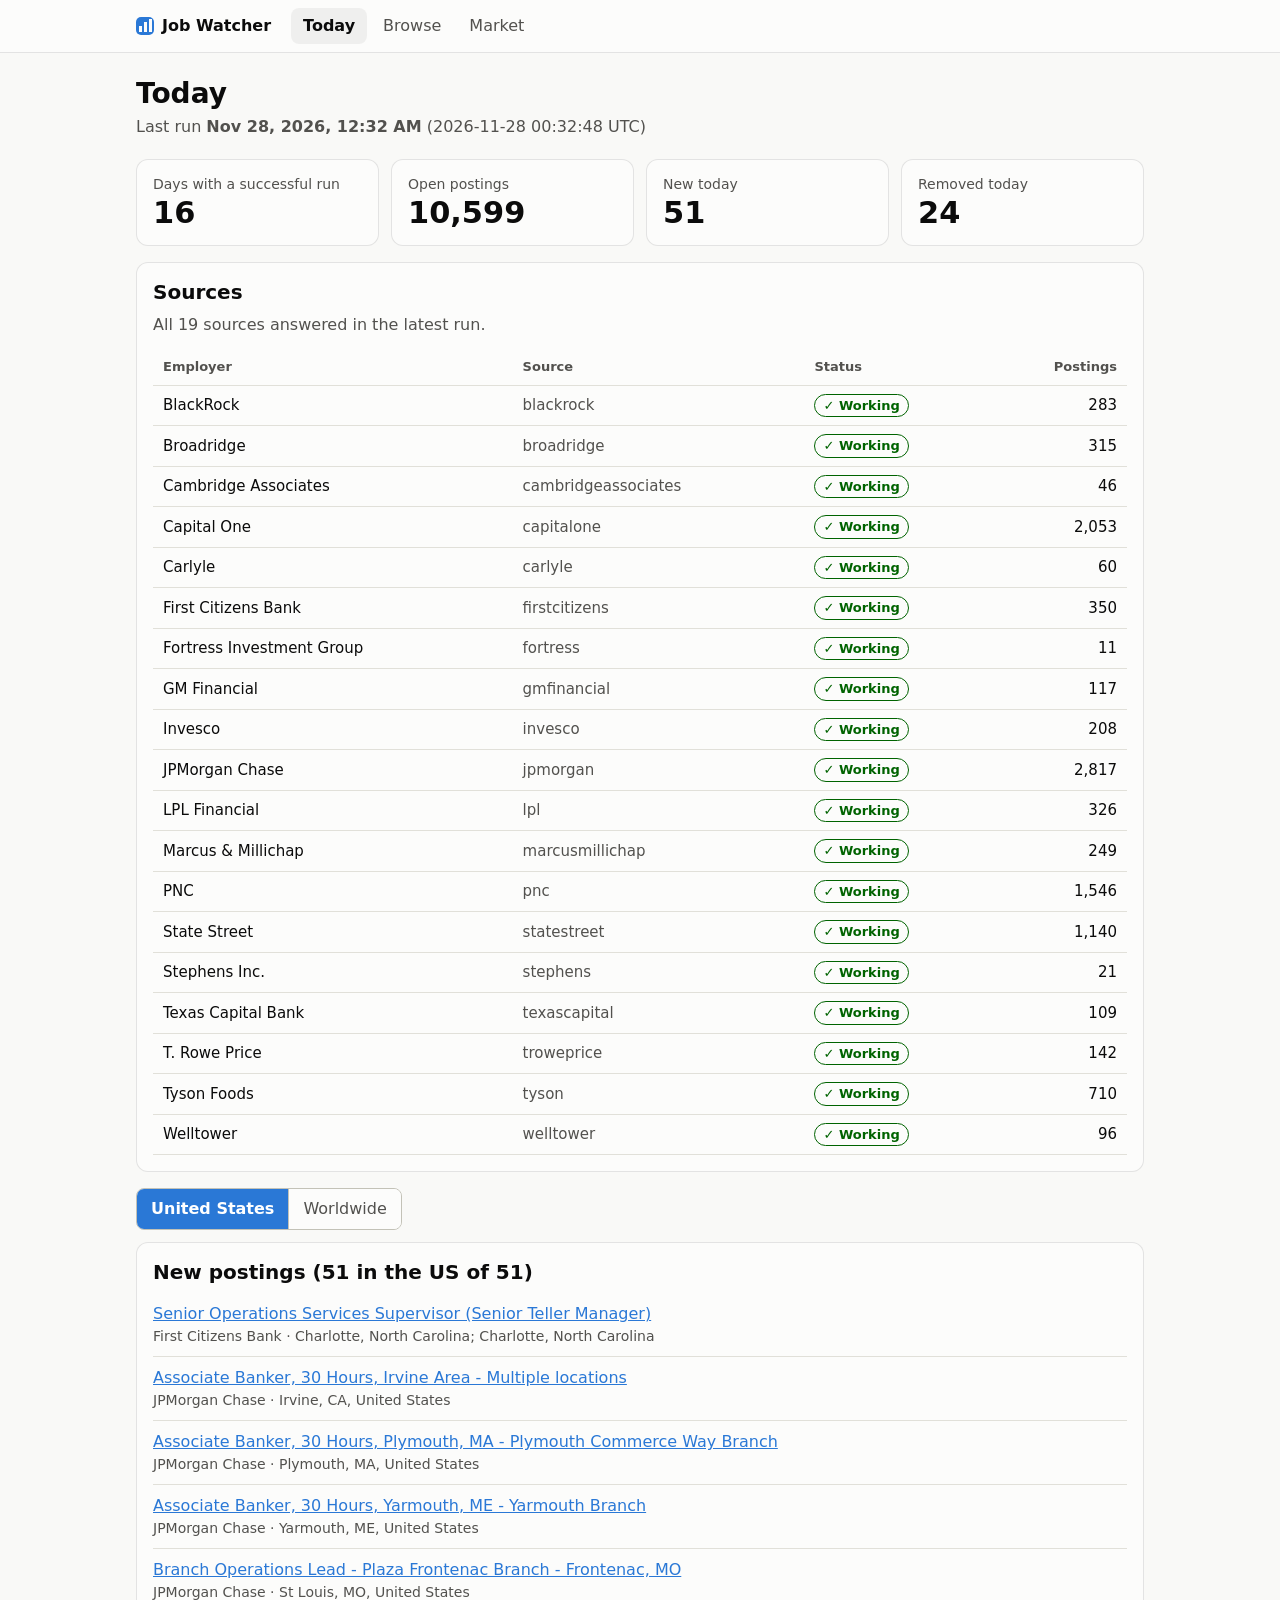
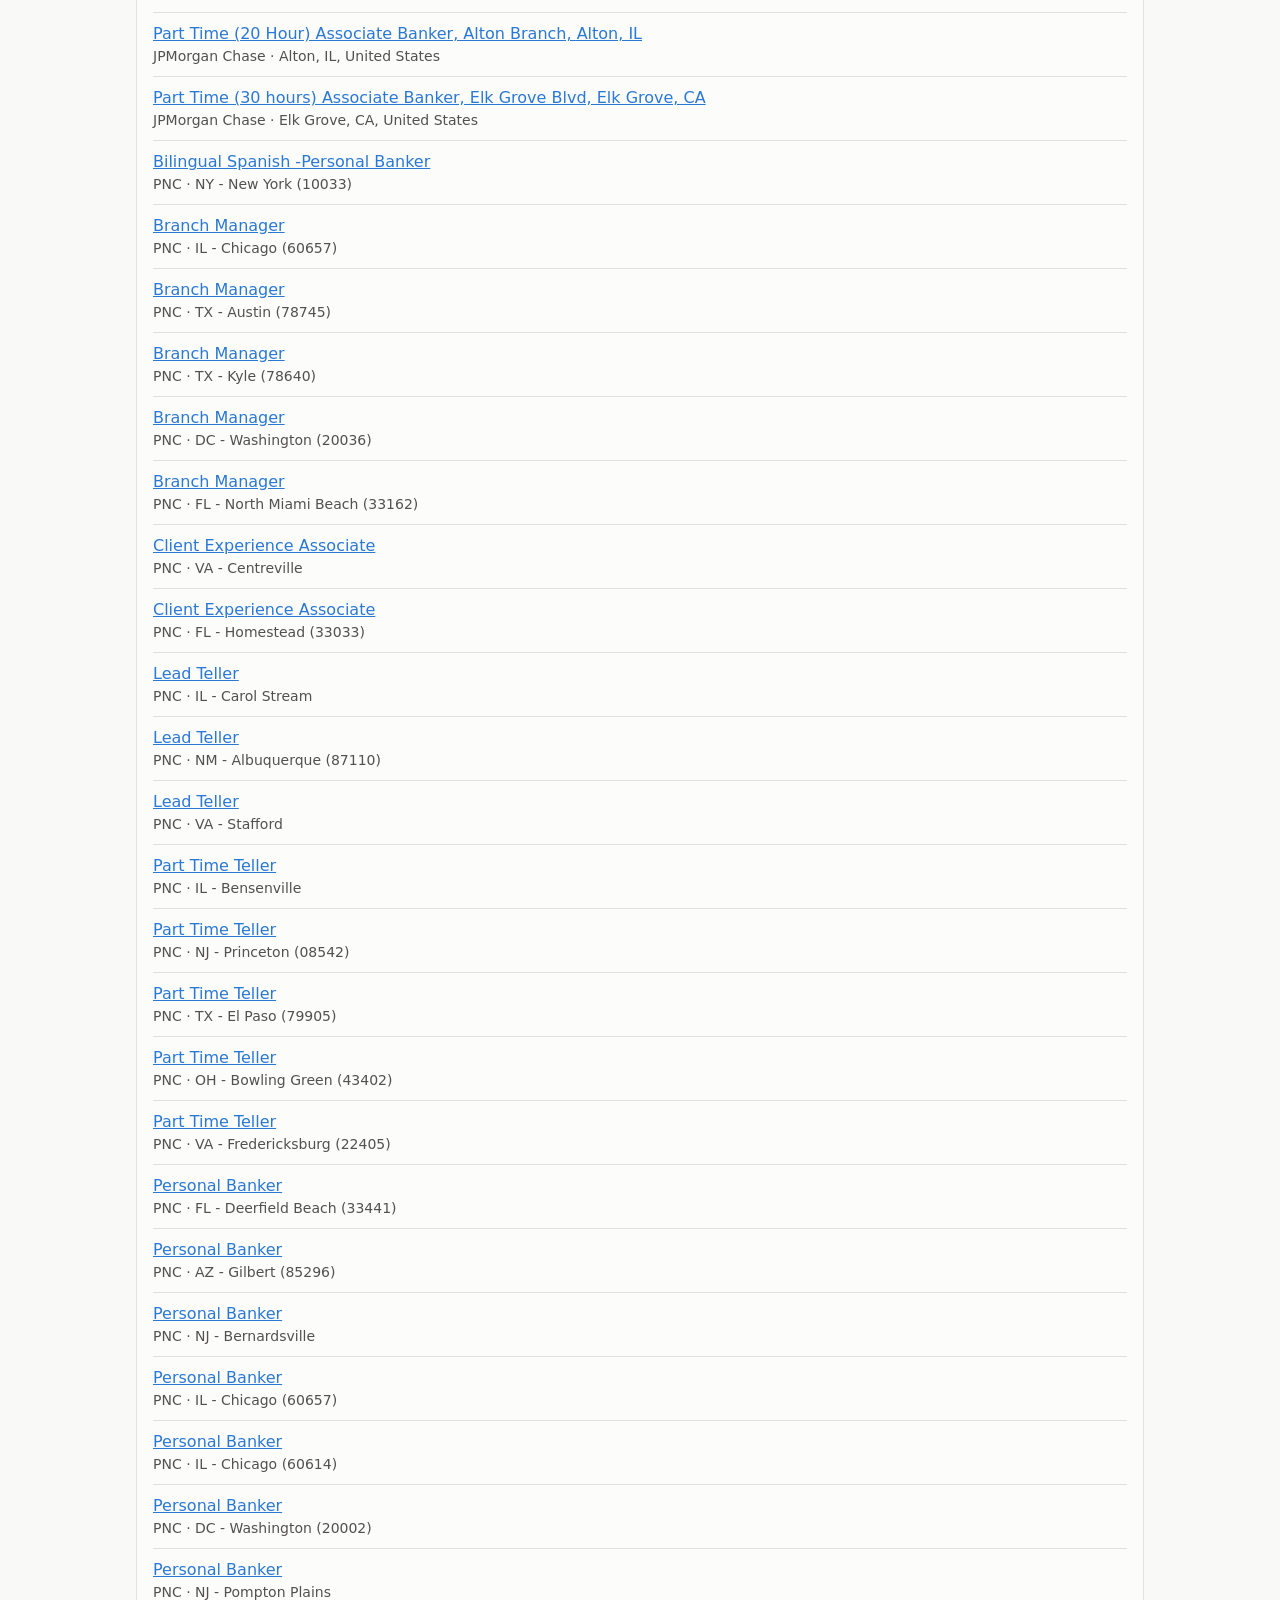
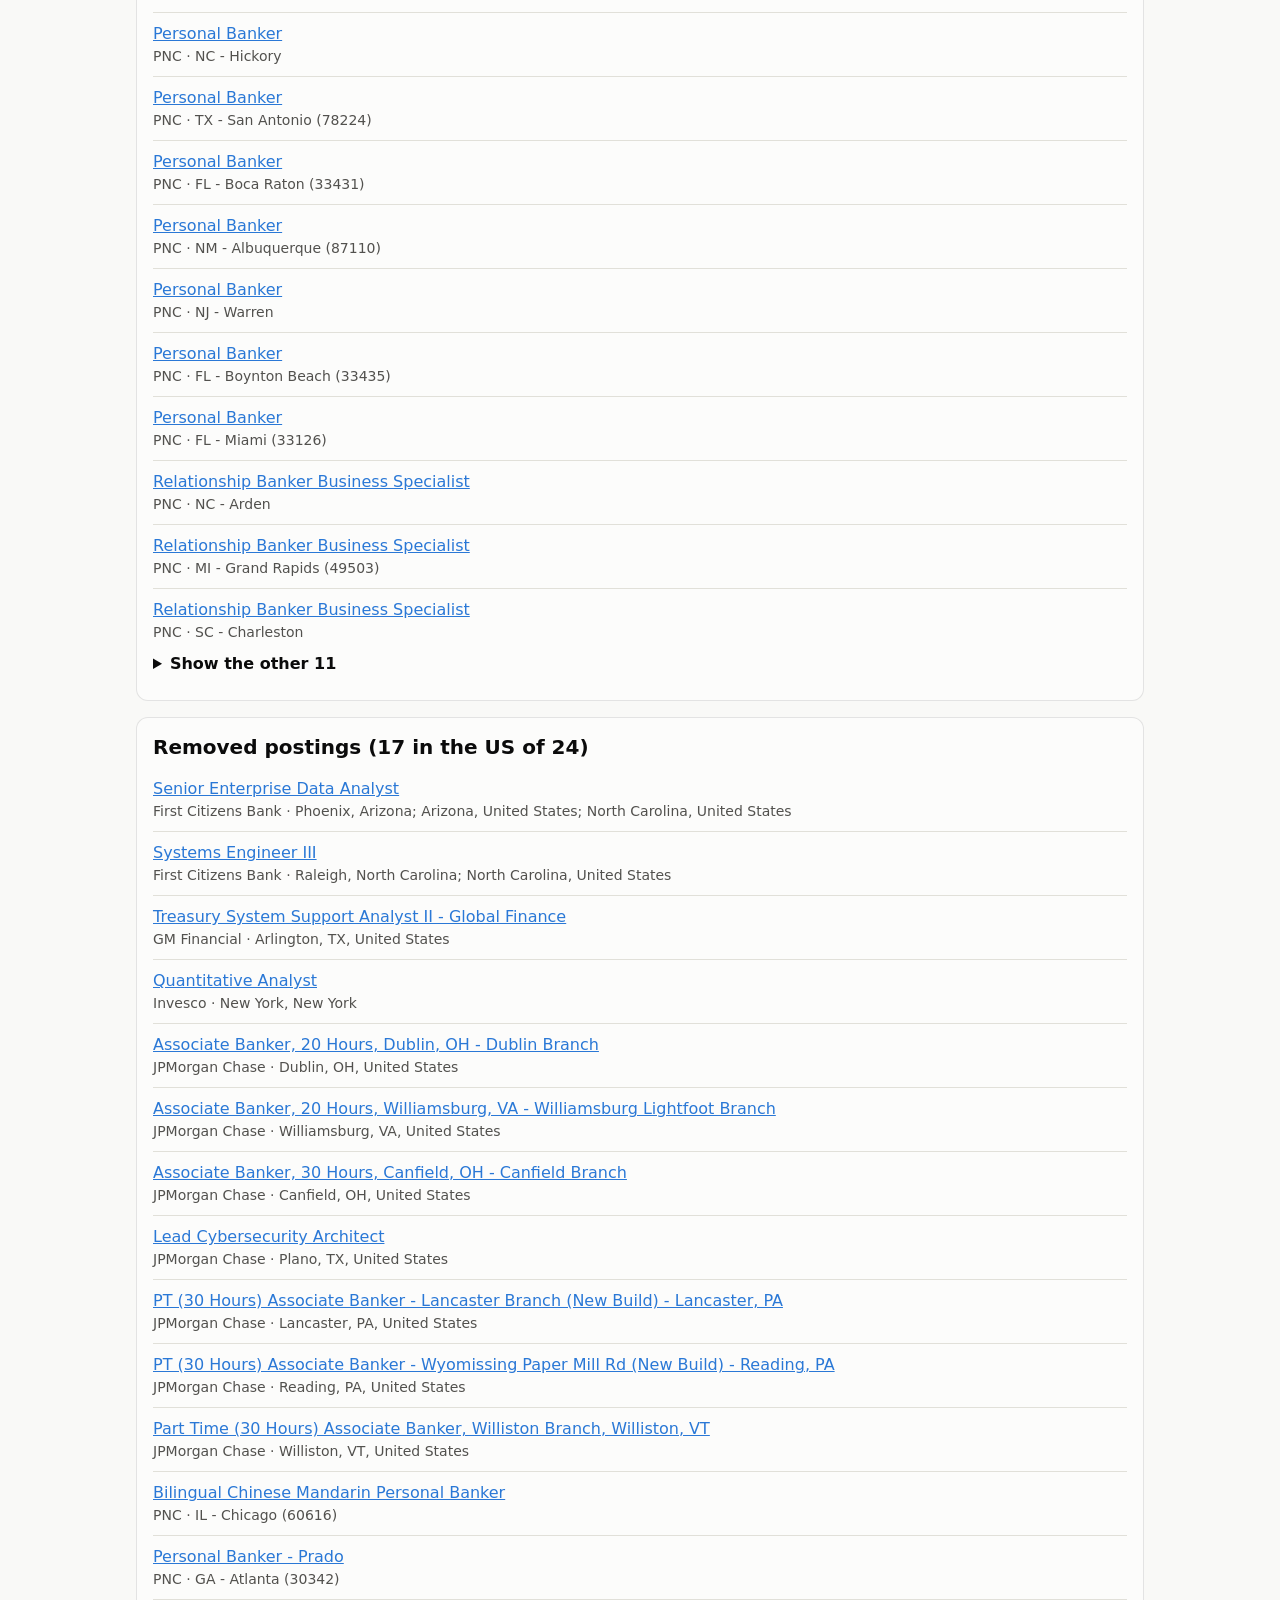
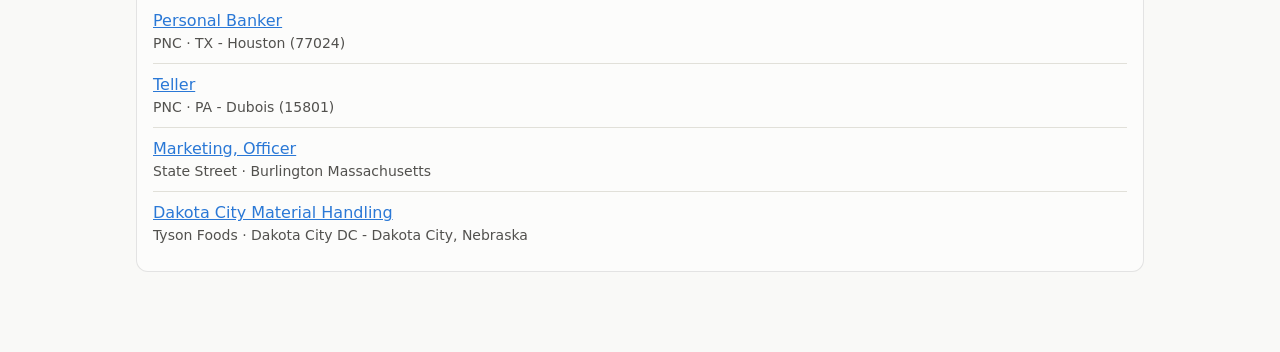
<file: index.html>
<!doctype html>
<html lang="en">
<head>
  <meta charset="utf-8">
  <meta name="viewport" content="width=device-width, initial-scale=1">
  <title>Job Watcher: Today</title>
  <meta name="description" content="Daily watch on entry-level FP&A and wealth management postings.">
  <meta name="theme-color" content="#2a78d6">
  <link rel="manifest" href="manifest.webmanifest">
  <link rel="icon" href="icons/icon-192.png">
  <link rel="apple-touch-icon" href="icons/icon-192.png">
  <link rel="stylesheet" href="assets/style.css">
</head>
<body>
  <main id="app"><p class="muted">Loading the latest run…</p></main>
  <script src="assets/calc.js"></script>
  <script src="assets/common.js"></script>
  <script src="assets/today.js"></script>
</body>
</html>
</file>
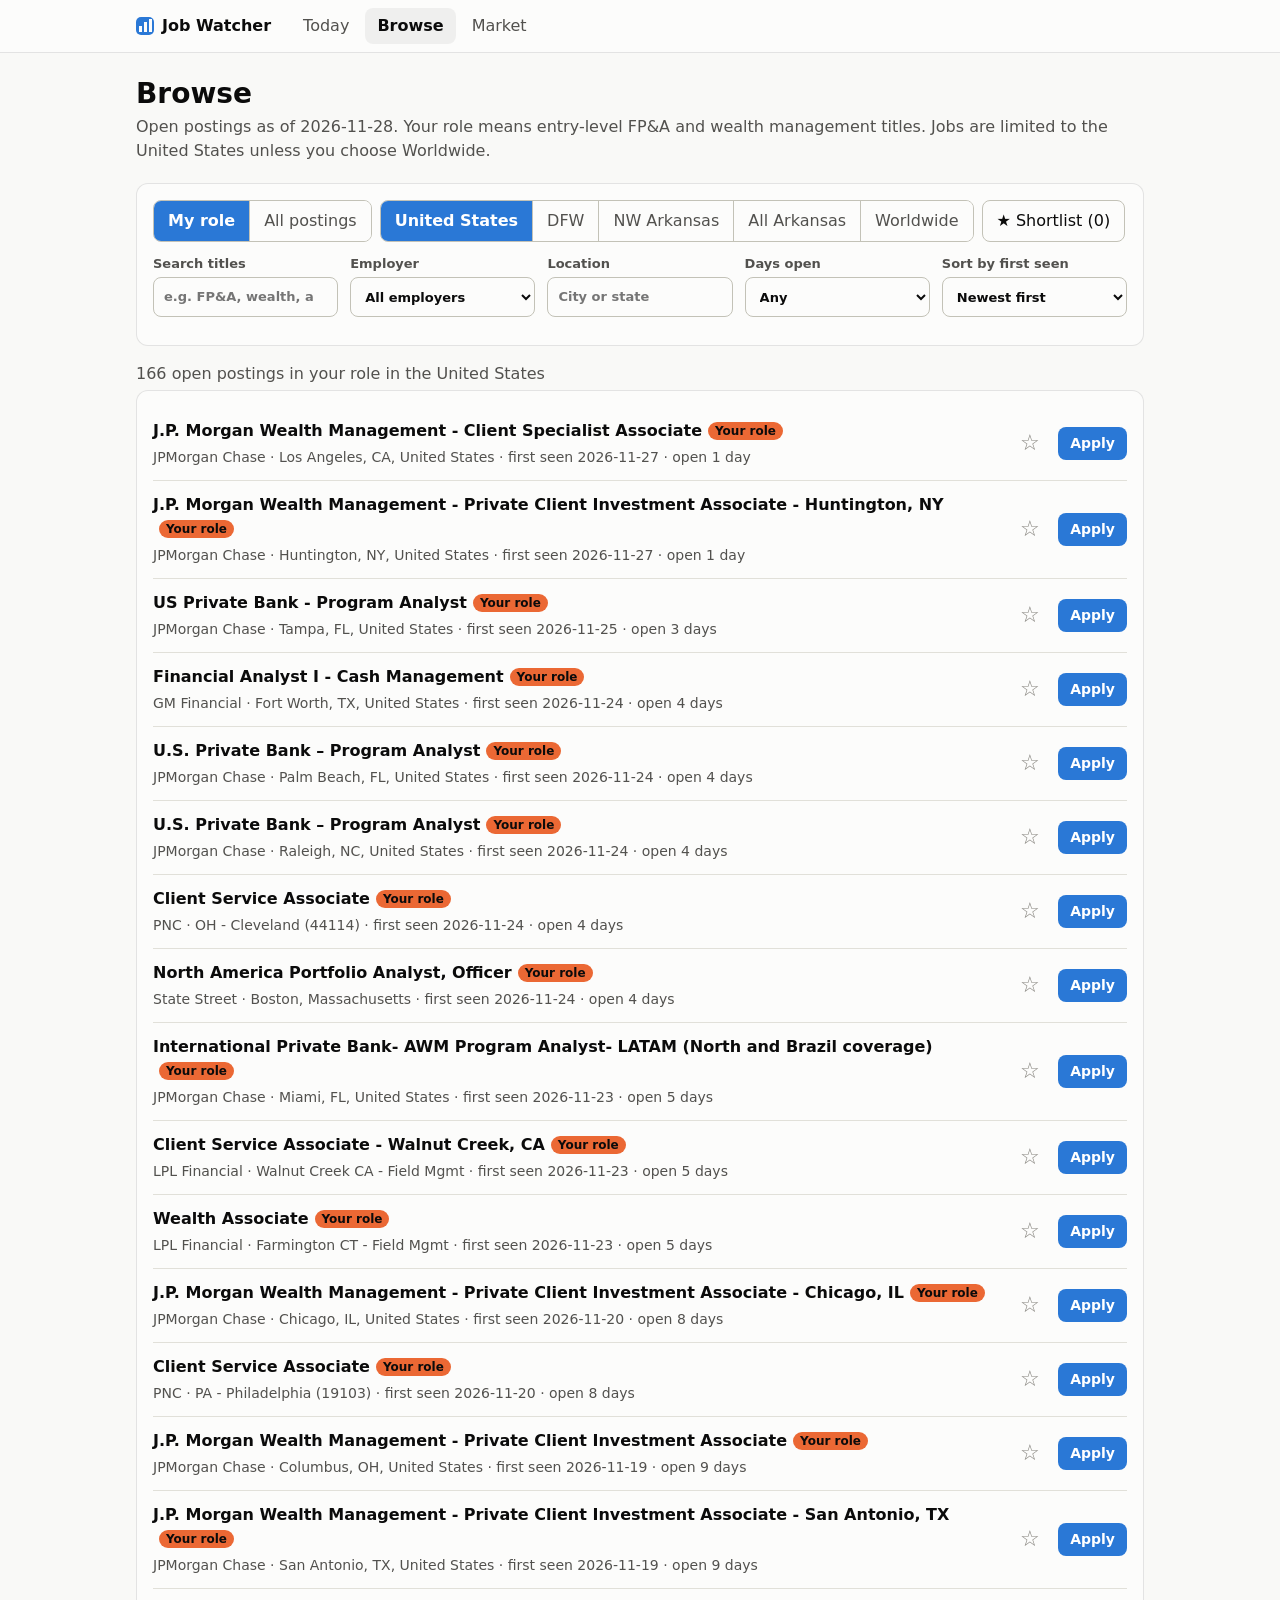
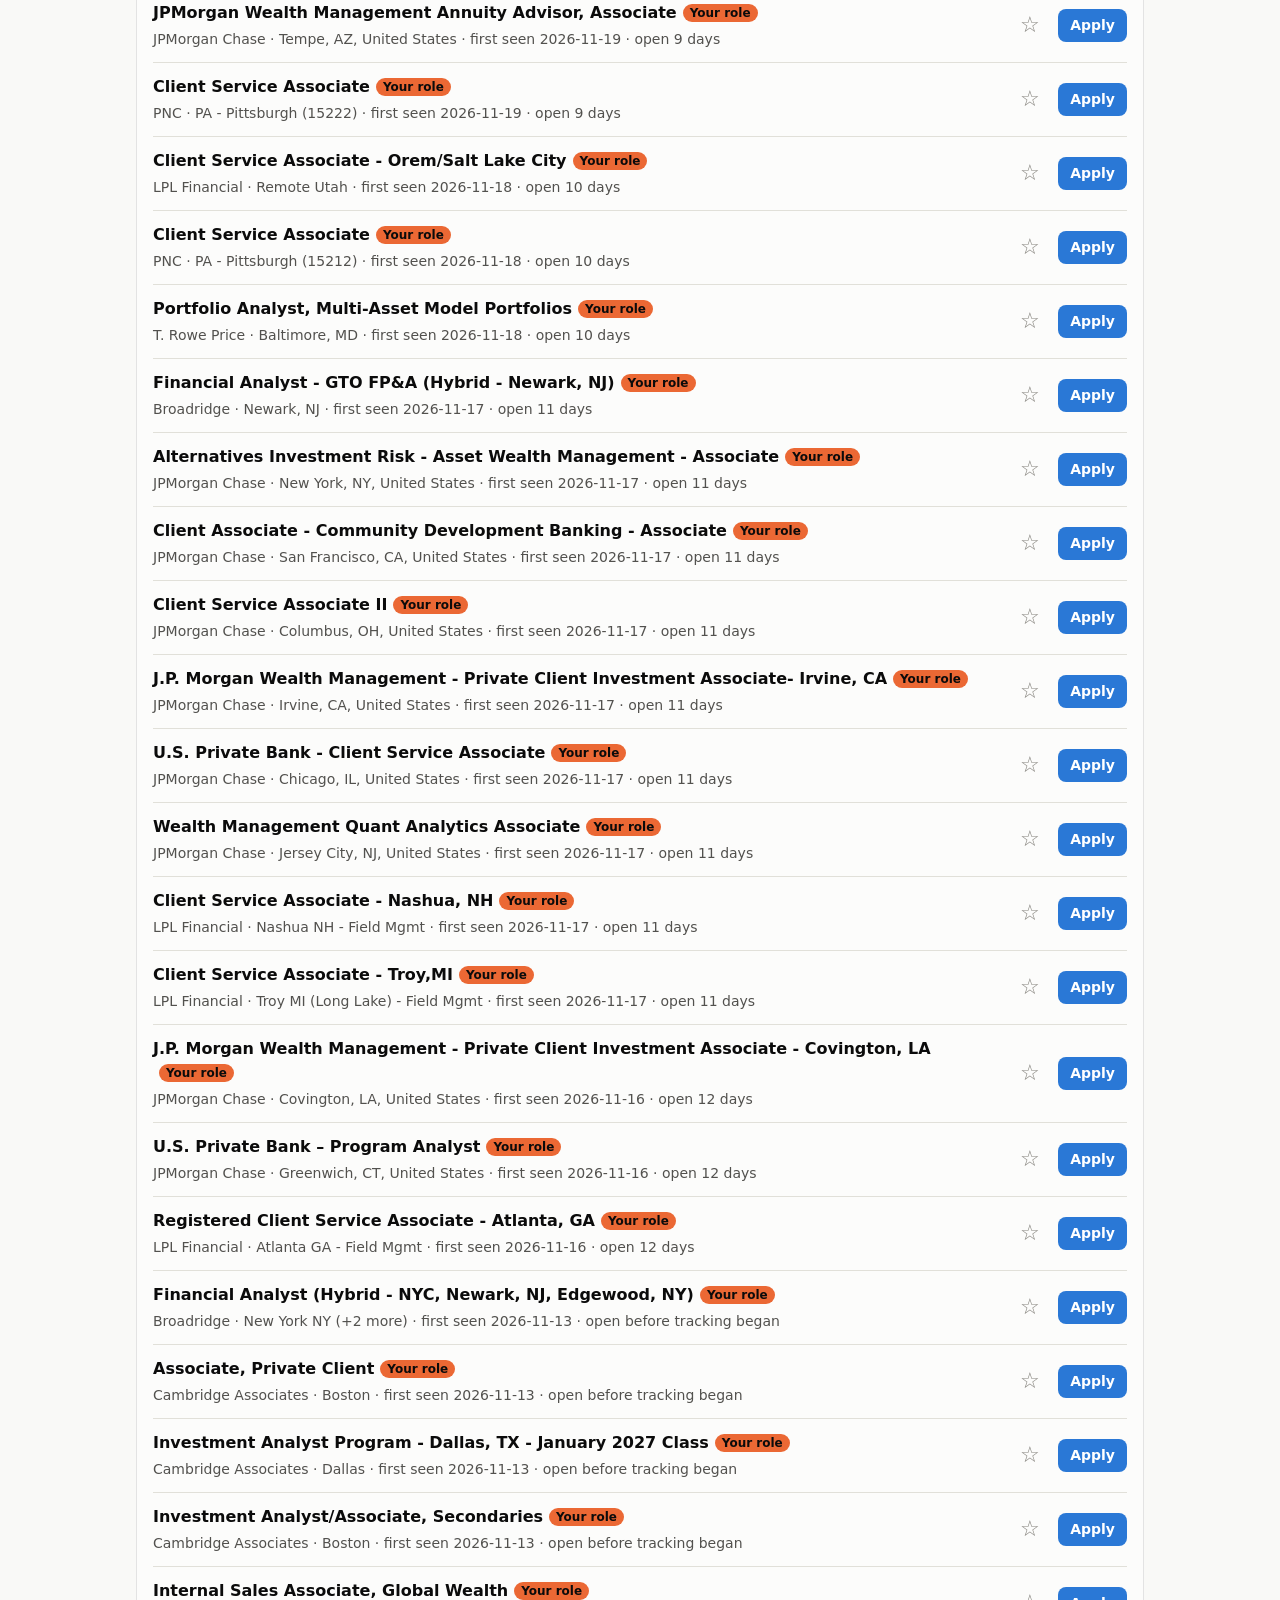
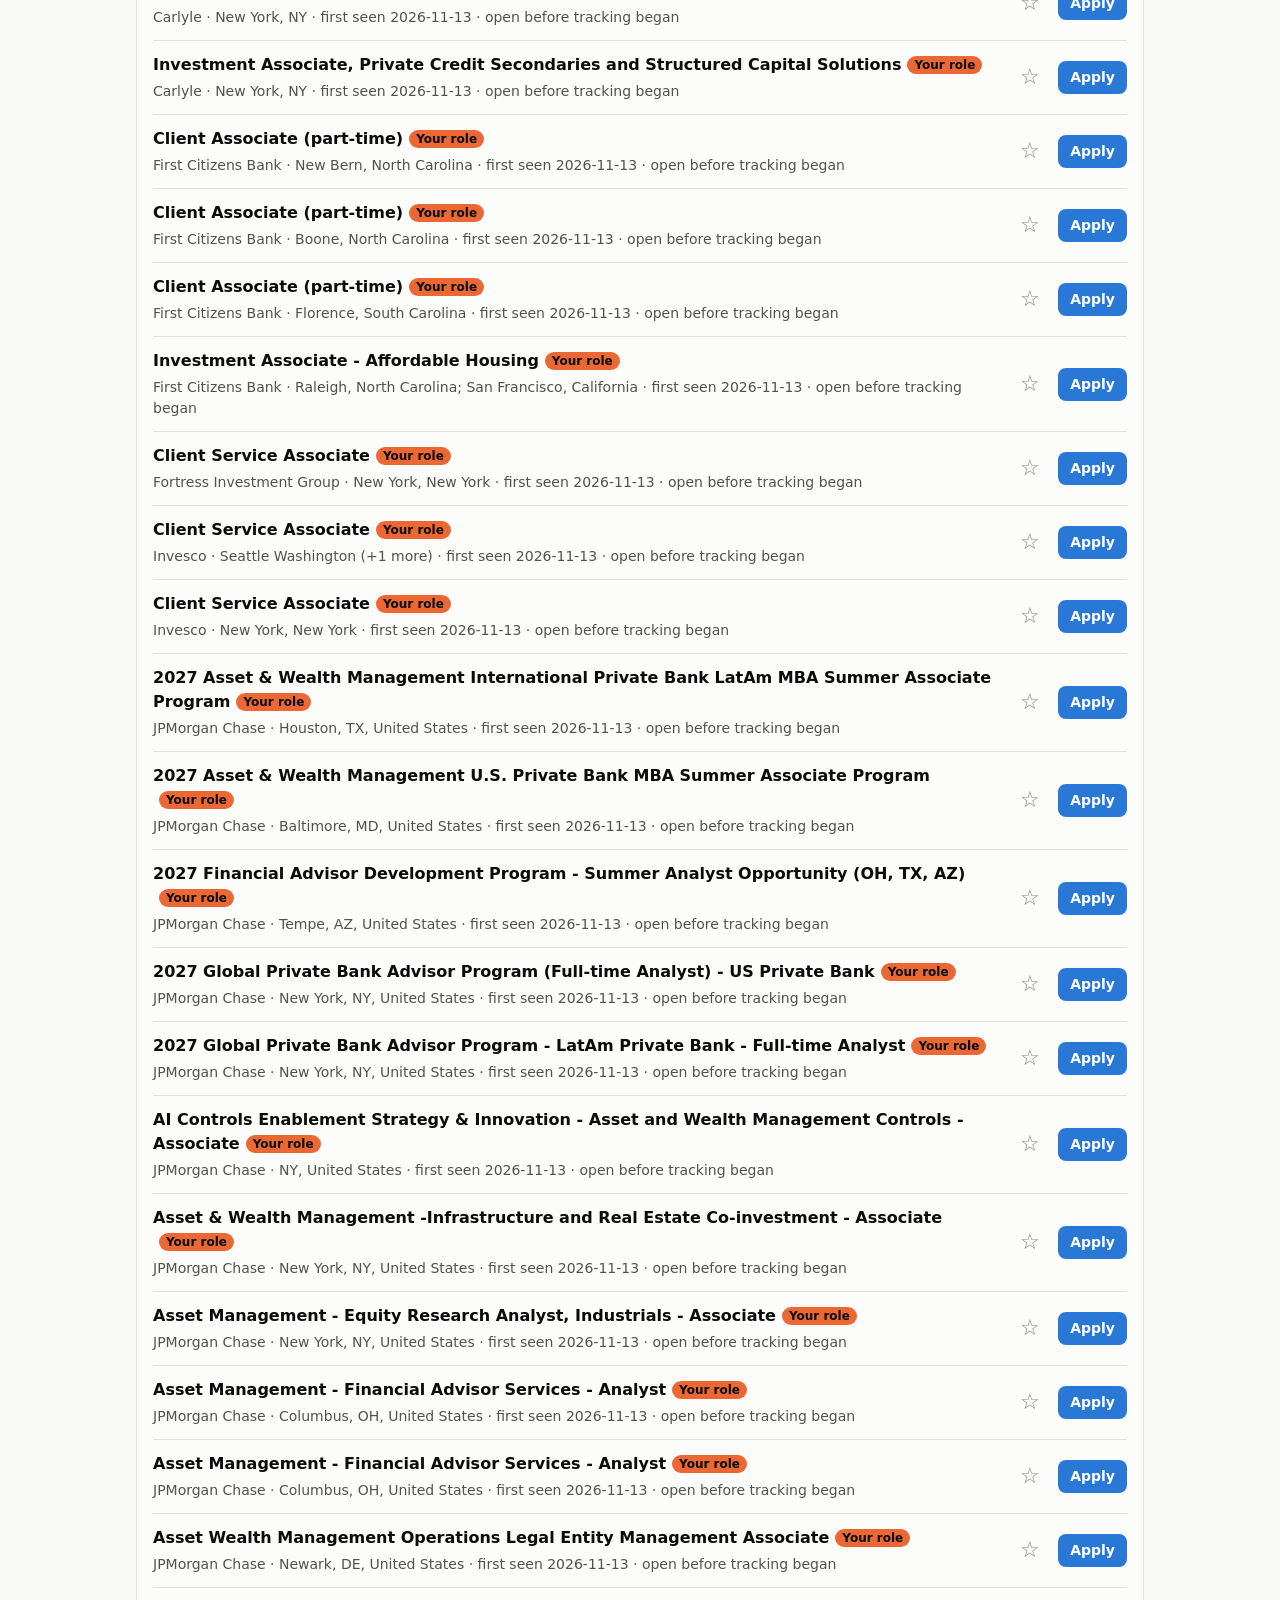
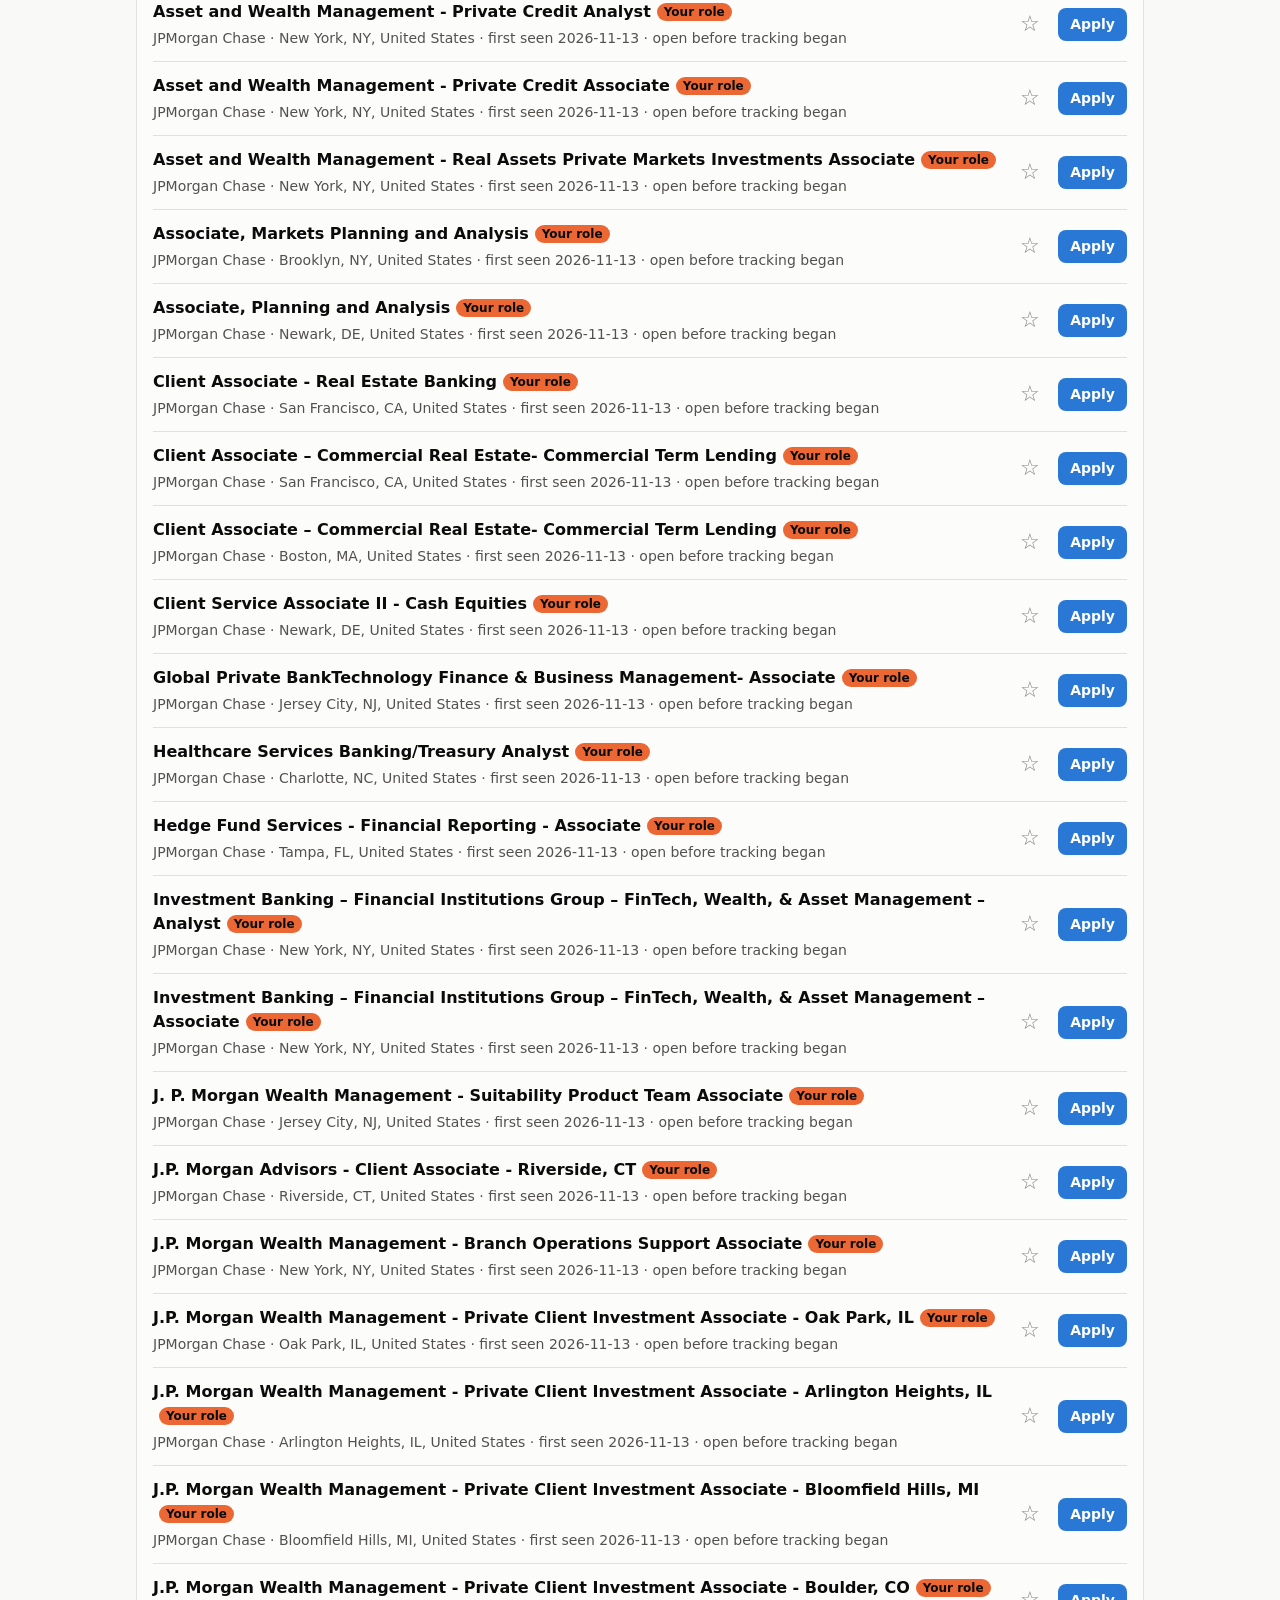
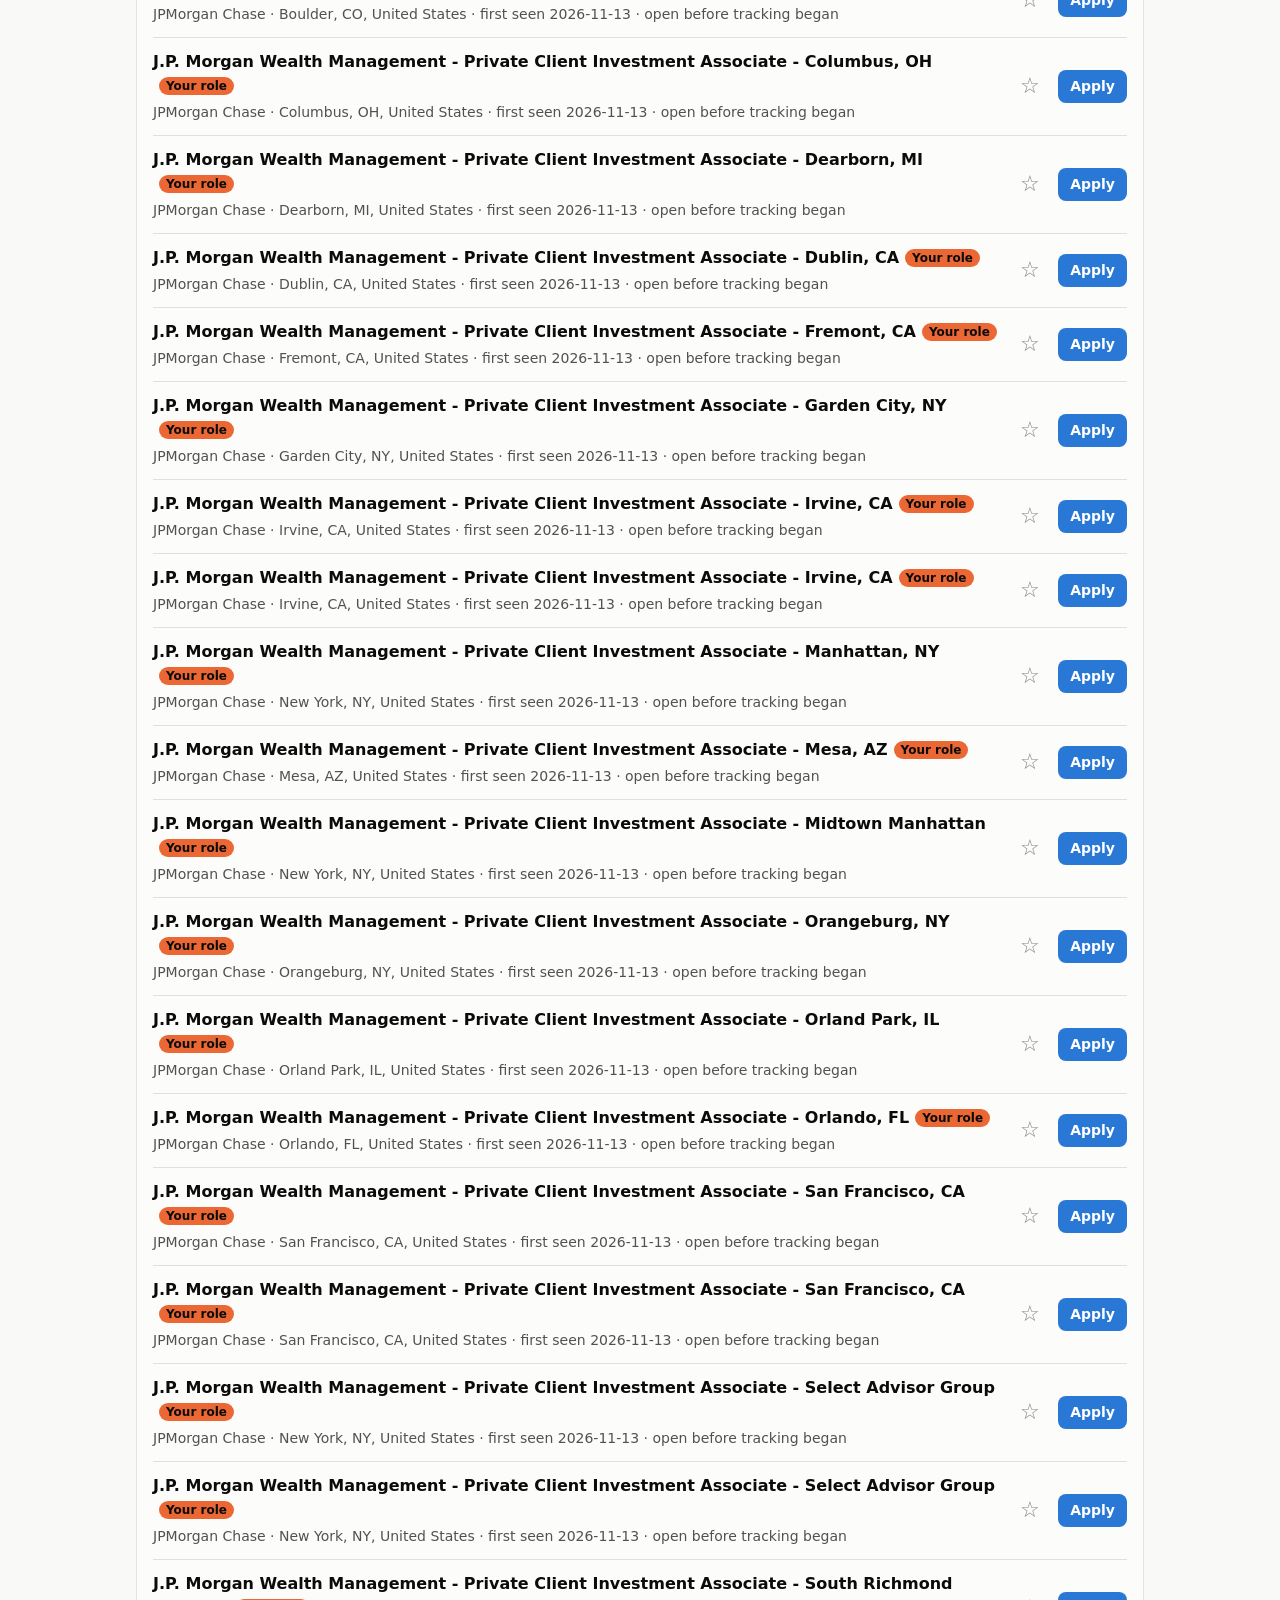
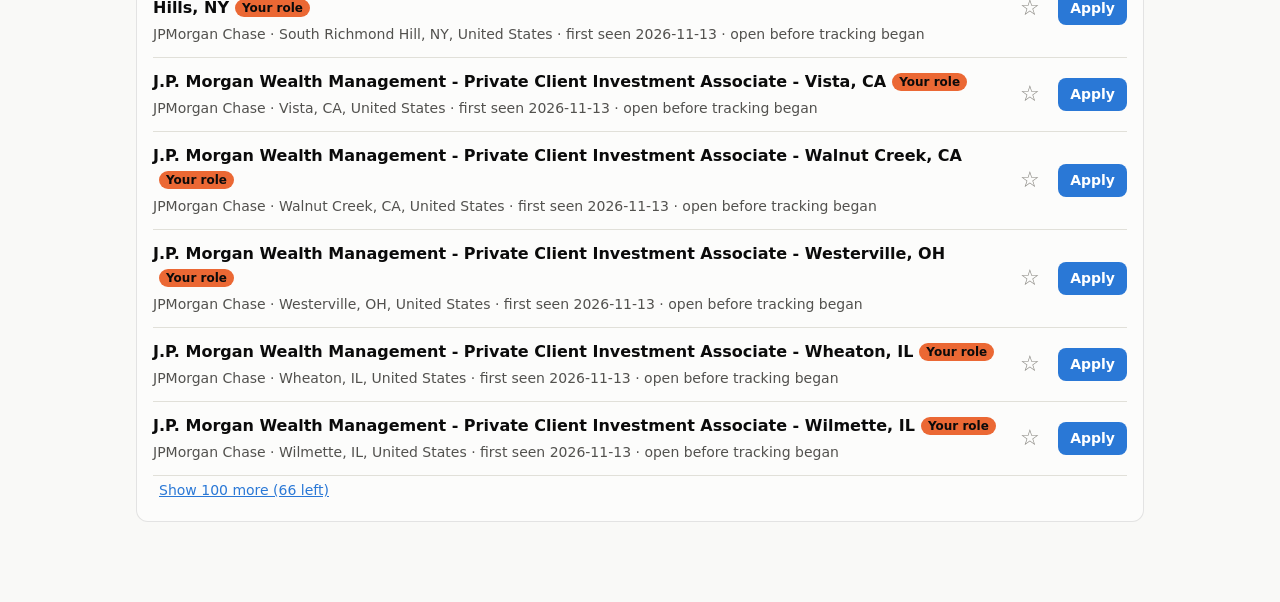
<file: browse.html>
<!doctype html>
<html lang="en">
<head>
  <meta charset="utf-8">
  <meta name="viewport" content="width=device-width, initial-scale=1">
  <title>Job Watcher: Browse</title>
  <meta name="description" content="Browse open entry-level FP&A and wealth management postings.">
  <meta name="theme-color" content="#2a78d6">
  <link rel="manifest" href="manifest.webmanifest">
  <link rel="icon" href="icons/icon-192.png">
  <link rel="apple-touch-icon" href="icons/icon-192.png">
  <link rel="stylesheet" href="assets/style.css">
</head>
<body>
  <main id="app"><p class="muted">Loading postings…</p></main>
  <script src="assets/calc.js"></script>
  <script src="assets/common.js"></script>
  <script src="assets/browse.js"></script>
</body>
</html>
</file>
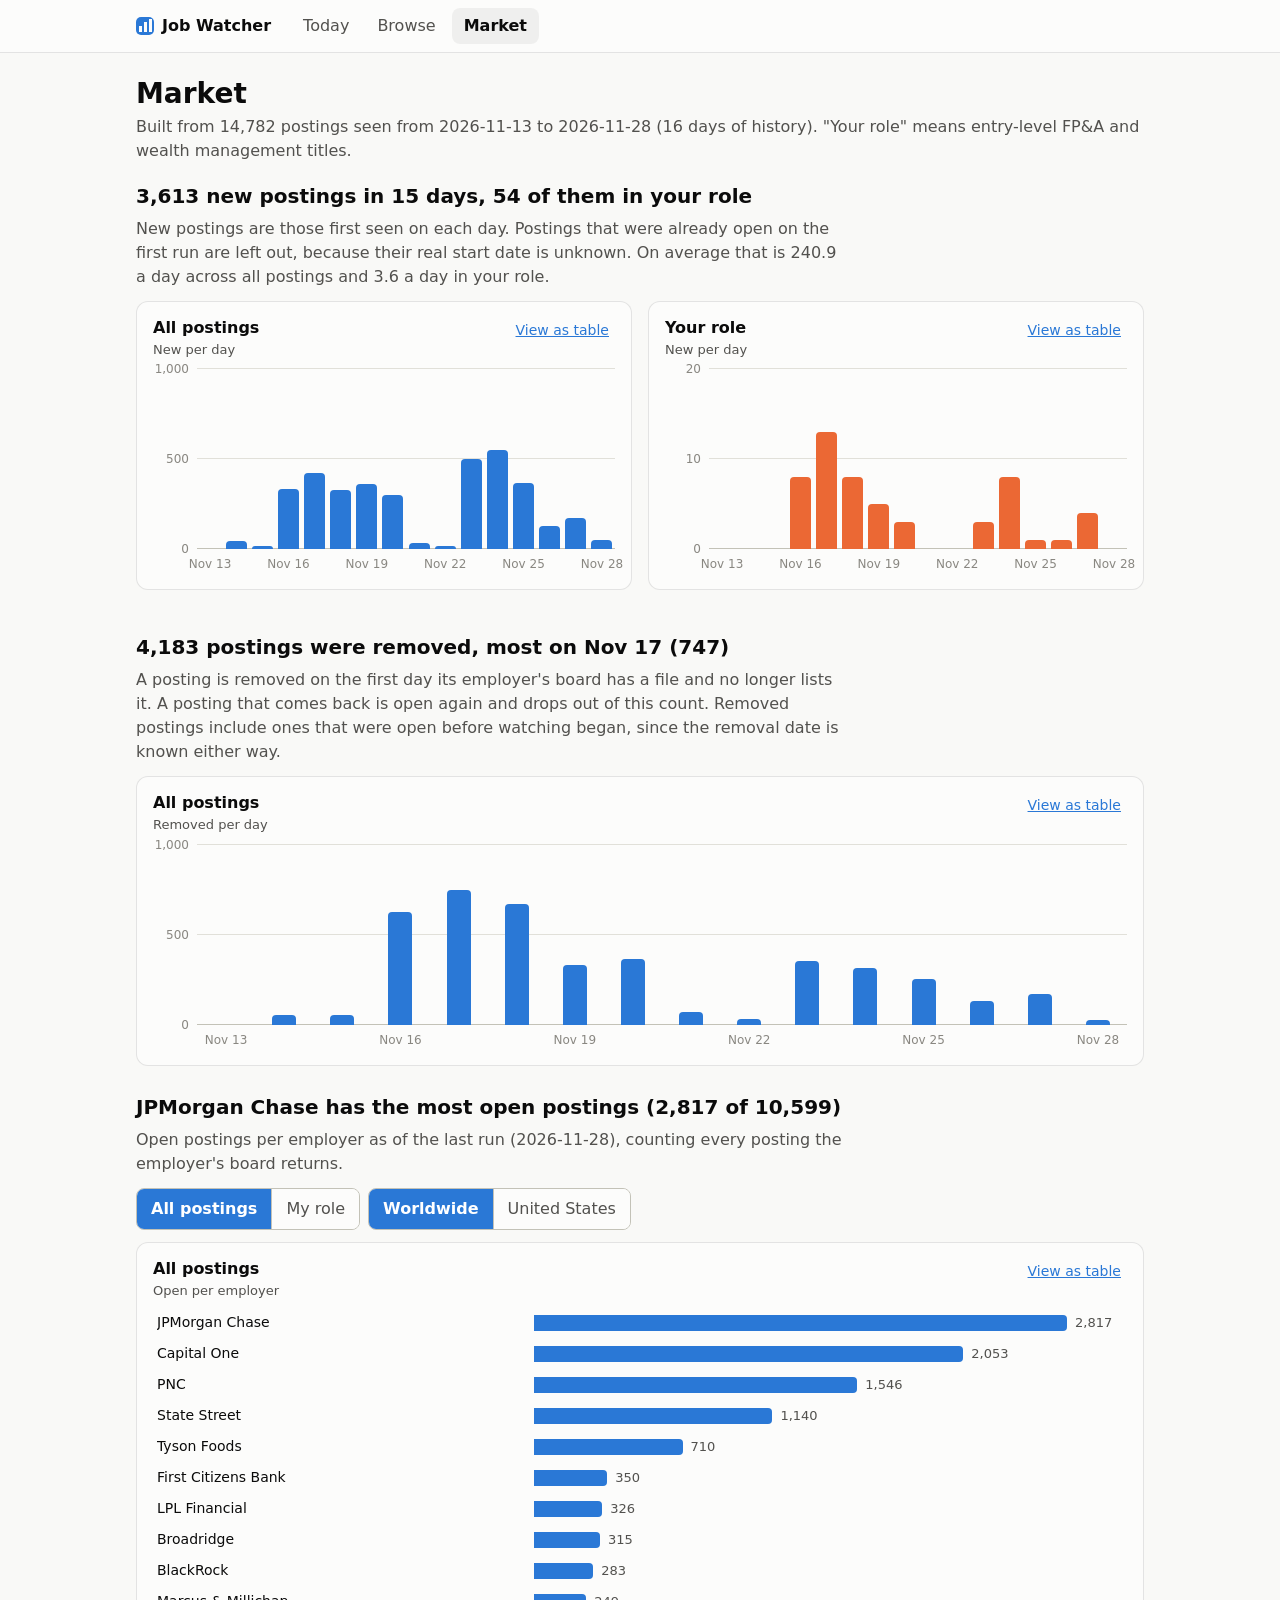
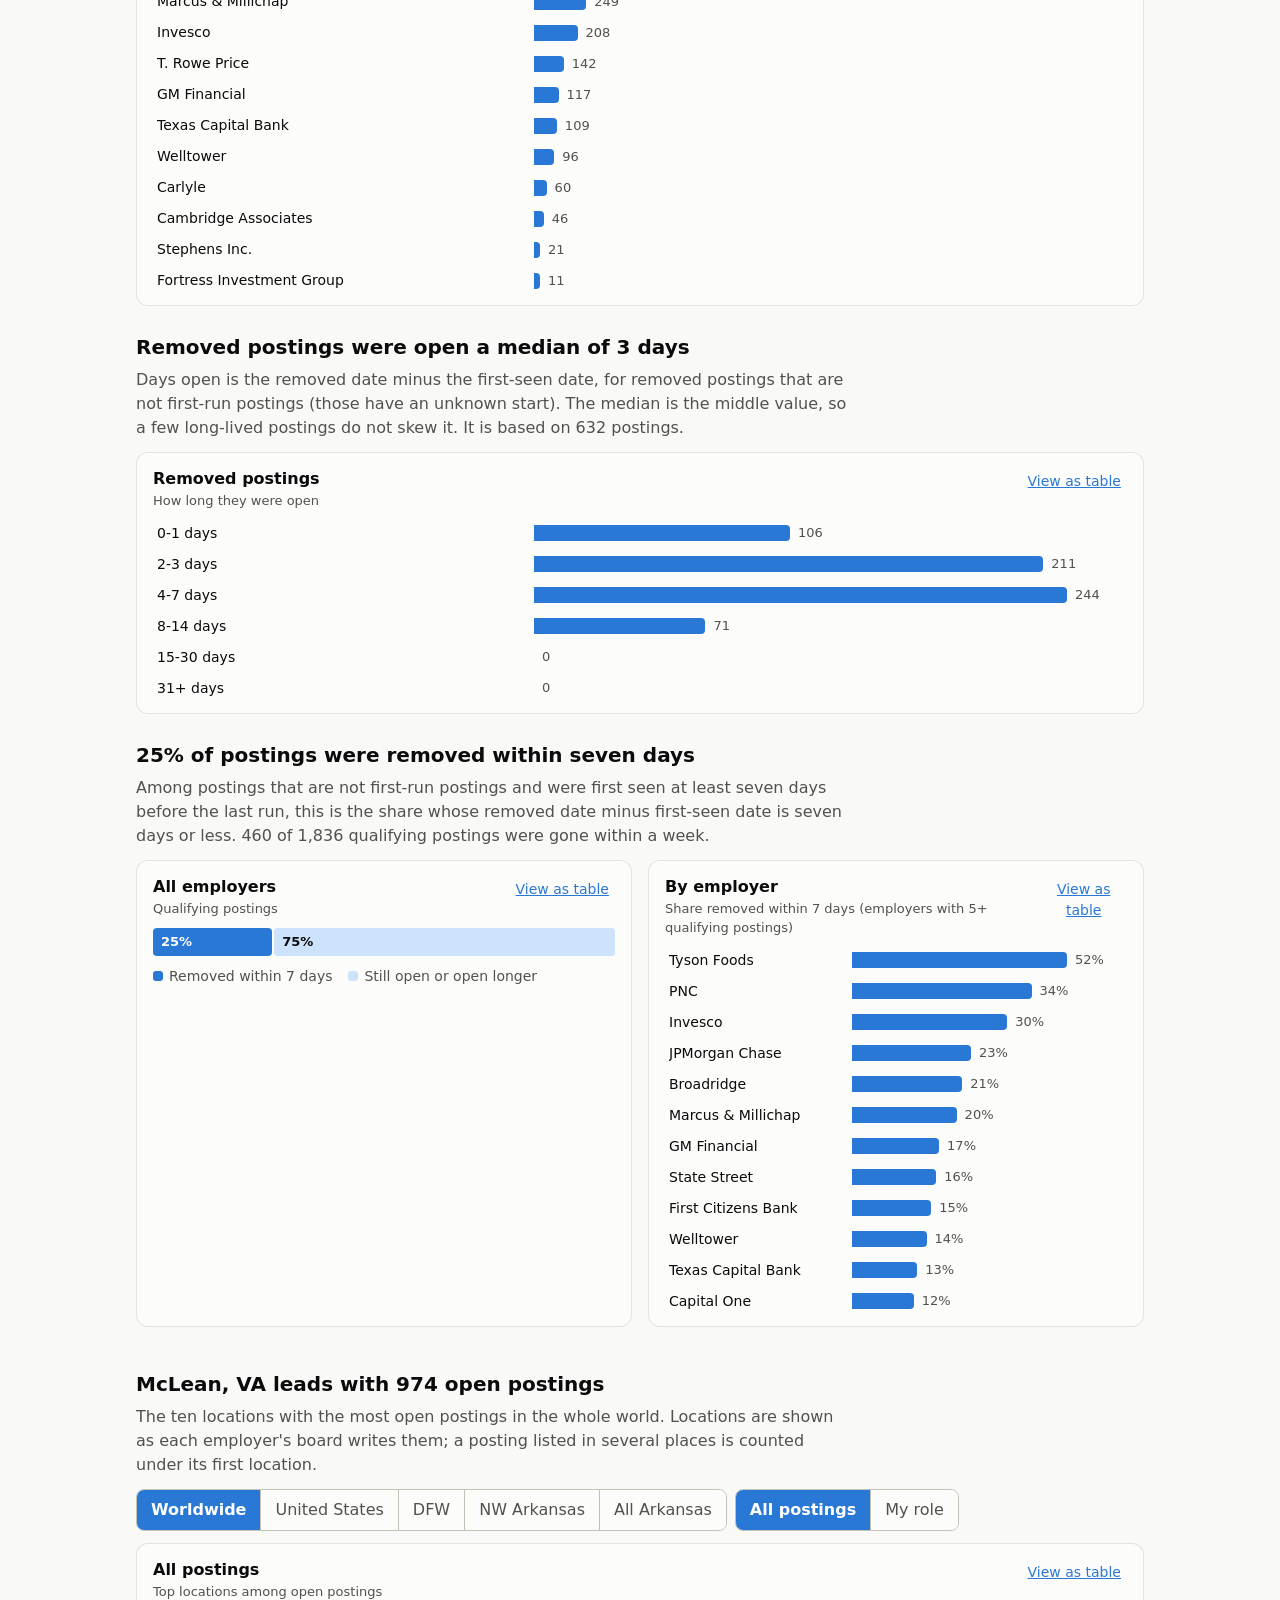
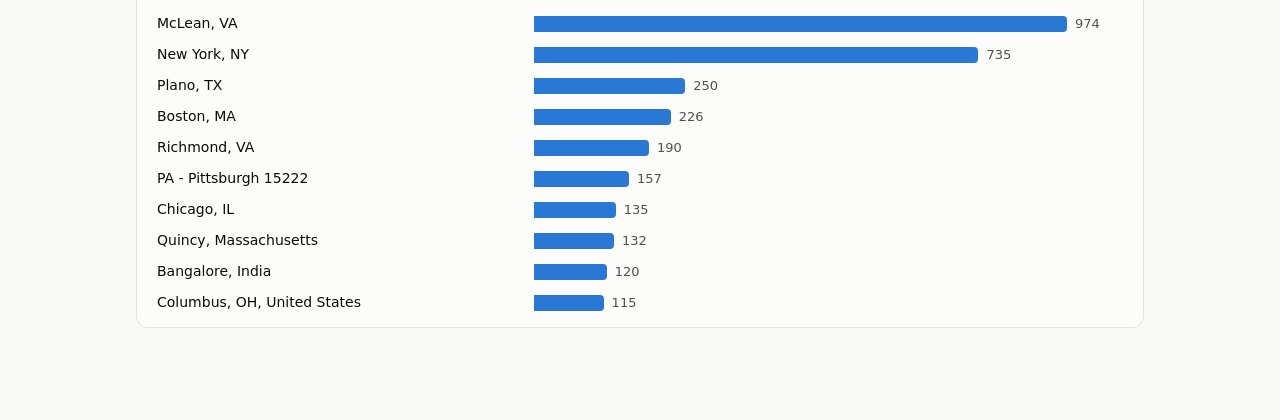
<file: market.html>
<!doctype html>
<html lang="en">
<head>
  <meta charset="utf-8">
  <meta name="viewport" content="width=device-width, initial-scale=1">
  <title>Job Watcher: Market</title>
  <meta name="description" content="What the daily history says about hiring for entry-level FP&A and wealth management roles.">
  <meta name="theme-color" content="#2a78d6">
  <link rel="manifest" href="manifest.webmanifest">
  <link rel="icon" href="icons/icon-192.png">
  <link rel="apple-touch-icon" href="icons/icon-192.png">
  <link rel="stylesheet" href="assets/style.css">
</head>
<body>
  <main id="app"><p class="muted">Loading the history…</p></main>
  <script src="assets/calc.js"></script>
  <script src="assets/common.js"></script>
  <script src="assets/charts.js"></script>
  <script src="assets/market.js"></script>
</body>
</html>
</file>
<file: assets/style.css>
/* One set of fonts and colors for all three pages. Light and dark are separate selected
   steps of the same hues (see the validated palette in the dataviz notes). */
:root {
  color-scheme: light;
  --page: #f9f9f7;
  --surface: #fcfcfb;
  --ink: #0b0b0b;
  --ink-2: #52514e;
  --ink-3: #898781;
  --grid: #e1e0d9;
  --axis: #c3c2b7;
  --border: rgba(11, 11, 11, 0.10);
  --accent: #2a78d6;       /* categorical slot 1: all postings */
  --accent-ink: #ffffff;
  --role: #eb6834;         /* categorical slot 2: my role */
  --role-ink: #0b0b0b;
  --track: #cde2fb;        /* lighter step of the accent ramp */
  --good: #006300;
  --bad: #d03b3b;
  --wash: rgba(11, 11, 11, 0.05);
  --focus: #2a78d6;
}
@media (prefers-color-scheme: dark) {
  :root:where(:not([data-theme="light"])) {
    color-scheme: dark;
    --page: #0d0d0d; --surface: #1a1a19; --ink: #f0efec; --ink-2: #c3c2b7; --ink-3: #898781;
    --grid: #2c2c2a; --axis: #383835; --border: rgba(255, 255, 255, 0.10);
    --accent: #3987e5; --role: #d95926; --role-ink: #ffffff; --track: #184f95;
    --good: #0ca30c; --bad: #ec835a; --wash: rgba(255, 255, 255, 0.07); --focus: #6da7ec;
  }
}
:root[data-theme="dark"] {
  color-scheme: dark;
  --page: #0d0d0d; --surface: #1a1a19; --ink: #f0efec; --ink-2: #c3c2b7; --ink-3: #898781;
  --grid: #2c2c2a; --axis: #383835; --border: rgba(255, 255, 255, 0.10);
  --accent: #3987e5; --role: #d95926; --role-ink: #ffffff; --track: #184f95;
  --good: #0ca30c; --bad: #ec835a; --wash: rgba(255, 255, 255, 0.07); --focus: #6da7ec;
}

* { box-sizing: border-box; }
html { -webkit-text-size-adjust: 100%; }
body {
  margin: 0; background: var(--page); color: var(--ink);
  font: 16px/1.5 system-ui, -apple-system, "Segoe UI", sans-serif;
}
a { color: var(--accent); }
a:hover { text-decoration-thickness: 2px; }
:focus-visible { outline: 2px solid var(--focus); outline-offset: 2px; border-radius: 4px; }
h1 { font-size: 1.75rem; line-height: 1.2; margin: 0 0 .25rem; }
h2 { font-size: 1.25rem; line-height: 1.3; margin: 0 0 .5rem; }
h3 { font-size: 1rem; margin: 0; }
p { margin: 0 0 .75rem; }
.muted, .sub { color: var(--ink-2); }

/* ---- navigation ---- */
.nav { position: sticky; top: 0; z-index: 10; background: var(--surface); border-bottom: 1px solid var(--border); }
.nav-inner { max-width: 1040px; margin: 0 auto; padding: 0 16px; display: flex; align-items: center; gap: 20px; min-height: 52px; }
.brand { display: flex; align-items: center; gap: 8px; font-weight: 650; color: var(--ink); text-decoration: none; }
.brand-mark { width: 18px; height: 18px; border-radius: 5px; background:
  linear-gradient(var(--surface), var(--surface)) 3px 9px / 3px 6px no-repeat,
  linear-gradient(var(--surface), var(--surface)) 8px 5px / 3px 10px no-repeat,
  linear-gradient(var(--surface), var(--surface)) 13px 2px / 3px 13px no-repeat, var(--accent); }
.nav-links { display: flex; gap: 4px; list-style: none; margin: 0; padding: 0; flex: 1; }
.nav-links a { display: block; padding: 6px 12px; border-radius: 8px; color: var(--ink-2); text-decoration: none; font-weight: 500; }
.nav-links a:hover { background: var(--wash); color: var(--ink); }
.nav-links a[aria-current="page"] { color: var(--ink); background: var(--wash); font-weight: 650; }
.install { font: inherit; padding: 6px 12px; border-radius: 8px; border: 1px solid var(--border); background: var(--surface); color: var(--ink); cursor: pointer; }

/* ---- layout ---- */
main { max-width: 1040px; margin: 0 auto; padding: 24px 16px 64px; }
.page-head { margin-bottom: 20px; }
.card { background: var(--surface); border: 1px solid var(--border); border-radius: 12px; padding: 16px; margin-bottom: 16px; }
.notice { padding: 10px 14px; border-radius: 8px; background: var(--wash); border: 1px solid var(--border); }
.notice.error { border-color: var(--bad); }
.empty { color: var(--ink-2); padding: 24px 0; text-align: center; }

/* ---- stat tiles ---- */
.tiles { display: grid; grid-template-columns: repeat(auto-fit, minmax(150px, 1fr)); gap: 12px; margin-bottom: 16px; }
.tile { background: var(--surface); border: 1px solid var(--border); border-radius: 12px; padding: 14px 16px; }
.tile .label { color: var(--ink-2); font-size: .875rem; }
.tile .value { font-size: 1.9rem; font-weight: 650; line-height: 1.2; }

/* ---- tables and lists ---- */
table { border-collapse: collapse; width: 100%; }
th, td { text-align: left; padding: 8px 10px; border-bottom: 1px solid var(--grid); font-size: .9375rem; }
th { color: var(--ink-2); font-weight: 600; font-size: .8125rem; }
td.num, th.num { text-align: right; font-variant-numeric: tabular-nums; }
.badge { display: inline-flex; align-items: center; gap: 4px; font-size: .8125rem; font-weight: 600; padding: 1px 8px; border-radius: 999px; border: 1px solid currentColor; }
.badge.ok { color: var(--good); }
.badge.fail { color: var(--bad); }
.role-tag { display: inline-block; font-size: .75rem; font-weight: 650; padding: 0 7px; border-radius: 999px; background: var(--role); color: var(--role-ink); margin-left: 6px; vertical-align: 1px; }
.postings { list-style: none; margin: 0; padding: 0; }
.postings li { padding: 9px 0; border-bottom: 1px solid var(--grid); }
.postings li:last-child { border-bottom: 0; }
.postings .meta { display: block; color: var(--ink-2); font-size: .875rem; }
details > summary { cursor: pointer; font-weight: 600; margin-bottom: 8px; }
.link-btn { font: inherit; font-size: .875rem; color: var(--accent); background: none; border: 0; padding: 4px 6px; cursor: pointer; text-decoration: underline; }

/* ---- browse controls ---- */
.controls { display: grid; grid-template-columns: repeat(auto-fit, minmax(170px, 1fr)); gap: 12px; align-items: end; margin-bottom: 12px; }
.controls label { display: grid; gap: 4px; font-size: .8125rem; font-weight: 600; color: var(--ink-2); }
input[type="search"], input[type="text"], select {
  font: inherit; color: var(--ink); background: var(--surface); border: 1px solid var(--axis);
  border-radius: 8px; padding: 8px 10px; min-height: 40px; width: 100%;
}
.seg-switch { display: inline-flex; border: 1px solid var(--axis); border-radius: 8px; overflow: hidden; }
.seg-switch button { font: inherit; padding: 8px 14px; border: 0; background: var(--surface); color: var(--ink-2); cursor: pointer; min-height: 40px; }
.seg-switch button + button { border-left: 1px solid var(--axis); }
.seg-switch button[aria-pressed="true"] { background: var(--accent); color: var(--accent-ink); font-weight: 650; }
.chips { display: flex; flex-wrap: wrap; gap: 8px; align-items: center; margin-bottom: 12px; }
.result-count { color: var(--ink-2); margin: 8px 0; }
.job { display: grid; grid-template-columns: 1fr auto; gap: 4px 12px; padding: 12px 0; border-bottom: 1px solid var(--grid); }
.job:last-child { border-bottom: 0; }
.job .title { font-weight: 600; }
.job .meta { color: var(--ink-2); font-size: .875rem; grid-column: 1; }
.job .actions { grid-row: 1 / span 2; grid-column: 2; display: flex; align-items: center; gap: 8px; }
.apply { display: inline-block; padding: 6px 12px; border-radius: 8px; background: var(--accent); color: var(--accent-ink); text-decoration: none; font-weight: 600; font-size: .875rem; }
.star { font-size: 1.4rem; line-height: 1; background: none; border: 0; cursor: pointer; color: var(--ink-3); padding: 6px; min-width: 40px; min-height: 40px; }
.star[aria-pressed="true"] { color: var(--role); }

/* ---- charts ---- */
.market-section { margin-bottom: 28px; }
.market-section > p { max-width: 70ch; color: var(--ink-2); }
.chart { margin: 0 0 16px; background: var(--surface); border: 1px solid var(--border); border-radius: 12px; padding: 14px 16px 12px; }
.chart-head { display: flex; justify-content: space-between; gap: 12px; align-items: flex-start; margin-bottom: 10px; }
.chart-head .sub { display: block; font-size: .8125rem; }
.charts-2 { display: grid; grid-template-columns: repeat(auto-fit, minmax(300px, 1fr)); gap: 16px; }
.plot { position: relative; height: 180px; margin-left: 44px; }
.y-axis span { position: absolute; right: calc(100% + 8px); transform: translateY(50%); font-size: .75rem; color: var(--ink-3); font-variant-numeric: tabular-nums; }
.grid i { position: absolute; left: 0; right: 0; height: 1px; background: var(--grid); }
.grid i:first-child { background: var(--axis); }
.cols { position: absolute; inset: 0; display: flex; }
.col { flex: 1 1 0; min-width: 0; display: flex; justify-content: center; align-items: flex-end; height: 100%; cursor: default; }
.bar { width: min(24px, 80%); border-radius: 4px 4px 0 0; display: block; }
.bar.all, .hbar.all, .seg.hit, .swatch.hit { background: var(--accent); }
.bar.role, .hbar.role { background: var(--role); }
.col:hover, .col:focus-visible { background: var(--wash); }
.x-axis { position: relative; height: 22px; margin: 6px 0 0 44px; }
.x-axis span { position: absolute; transform: translateX(-50%); font-size: .75rem; color: var(--ink-3); white-space: nowrap; }
.hbars { display: grid; gap: 6px; }
.hrow { display: grid; grid-template-columns: minmax(90px, 38%) 1fr; gap: 10px; align-items: center; border-radius: 6px; padding: 2px 4px; }
.hrow:hover, .hrow:focus-visible { background: var(--wash); }
.hlabel { font-size: .875rem; white-space: nowrap; overflow: hidden; text-overflow: ellipsis; }
.htrack { display: flex; align-items: center; gap: 8px; min-width: 0; }
.hbar { display: block; height: 16px; border-radius: 0 4px 4px 0; flex: 0 1 auto; max-width: calc(100% - 56px); }
.htrack { --w: 100%; }
.hvalue { font-size: .8125rem; color: var(--ink-2); font-variant-numeric: tabular-nums; white-space: nowrap; }
.seg-bar { display: flex; gap: 2px; height: 28px; }
.seg { display: flex; align-items: center; padding-left: 8px; border-radius: 4px; font-size: .8125rem; font-weight: 650; min-width: 0; }
.seg.hit { color: var(--accent-ink); }
.seg.rest, .swatch.rest { background: var(--track); color: var(--ink); }
.legend { display: flex; flex-wrap: wrap; gap: 4px 16px; list-style: none; margin: 10px 0 0; padding: 0; font-size: .875rem; color: var(--ink-2); }
.swatch { display: inline-block; width: 10px; height: 10px; border-radius: 3px; margin-right: 6px; }
.chart-table { margin-top: 4px; }
.scope { display: flex; flex-wrap: wrap; gap: 8px; align-items: center; margin-bottom: 12px; }
.tip { position: fixed; z-index: 50; pointer-events: none; background: var(--ink); color: var(--surface); font-size: .8125rem; padding: 5px 9px; border-radius: 6px; max-width: 280px; }

@media (max-width: 600px) {
  .nav-inner { gap: 8px; }
  .install { display: none; }
  .hrow { grid-template-columns: 1fr; gap: 2px; }
  .job { grid-template-columns: 1fr; }
  .job .actions { grid-row: auto; grid-column: 1; }
}
@media (forced-colors: active) {
  .bar, .hbar, .seg { border: 1px solid CanvasText; }
}
@media (prefers-reduced-motion: no-preference) {
  .bar, .hbar { transition: opacity .15s; }
}

/* narrow screens: let toggle groups shrink or scroll instead of overflowing */
.seg-switch { max-width: 100%; }
@media (max-width: 600px) {
  .seg-switch { overflow-x: auto; }
  .seg-switch button { padding: 8px 10px; font-size: .875rem; white-space: nowrap; }
  .chips { gap: 8px; }
}
</file>
